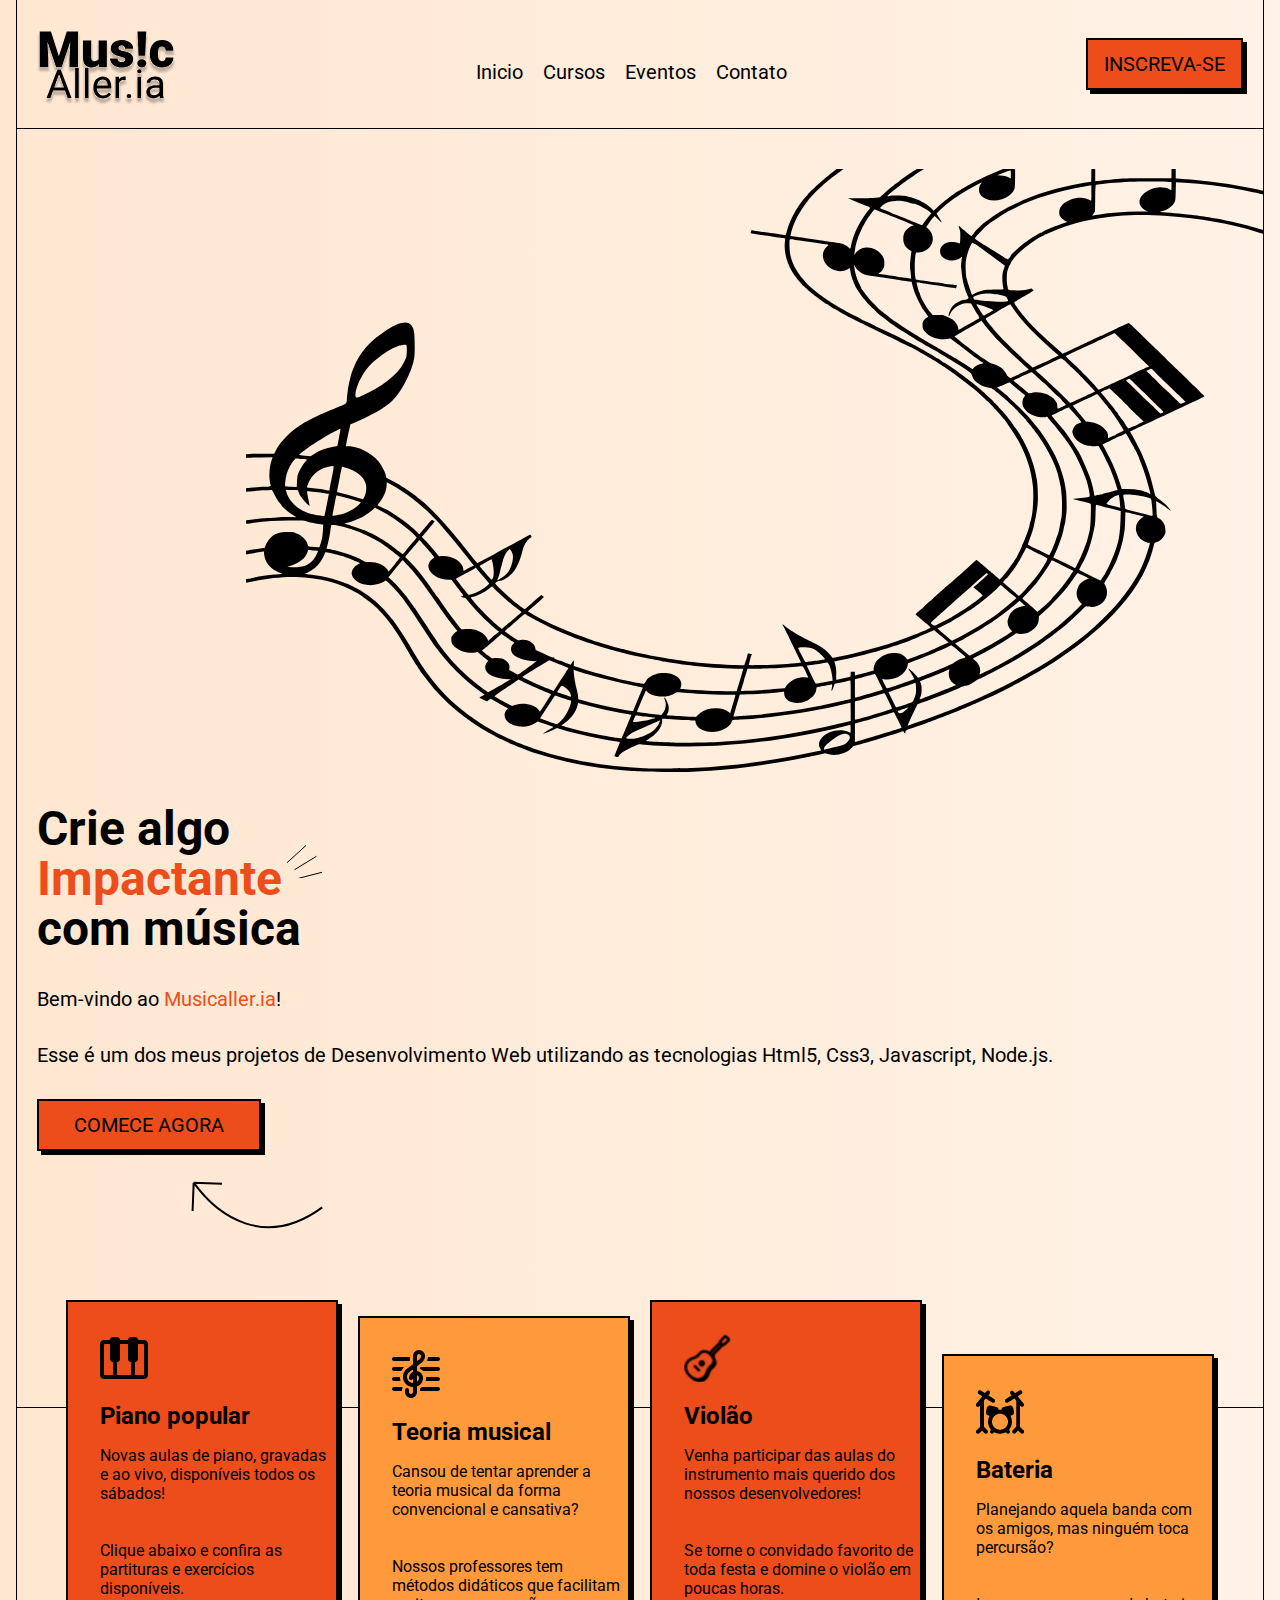
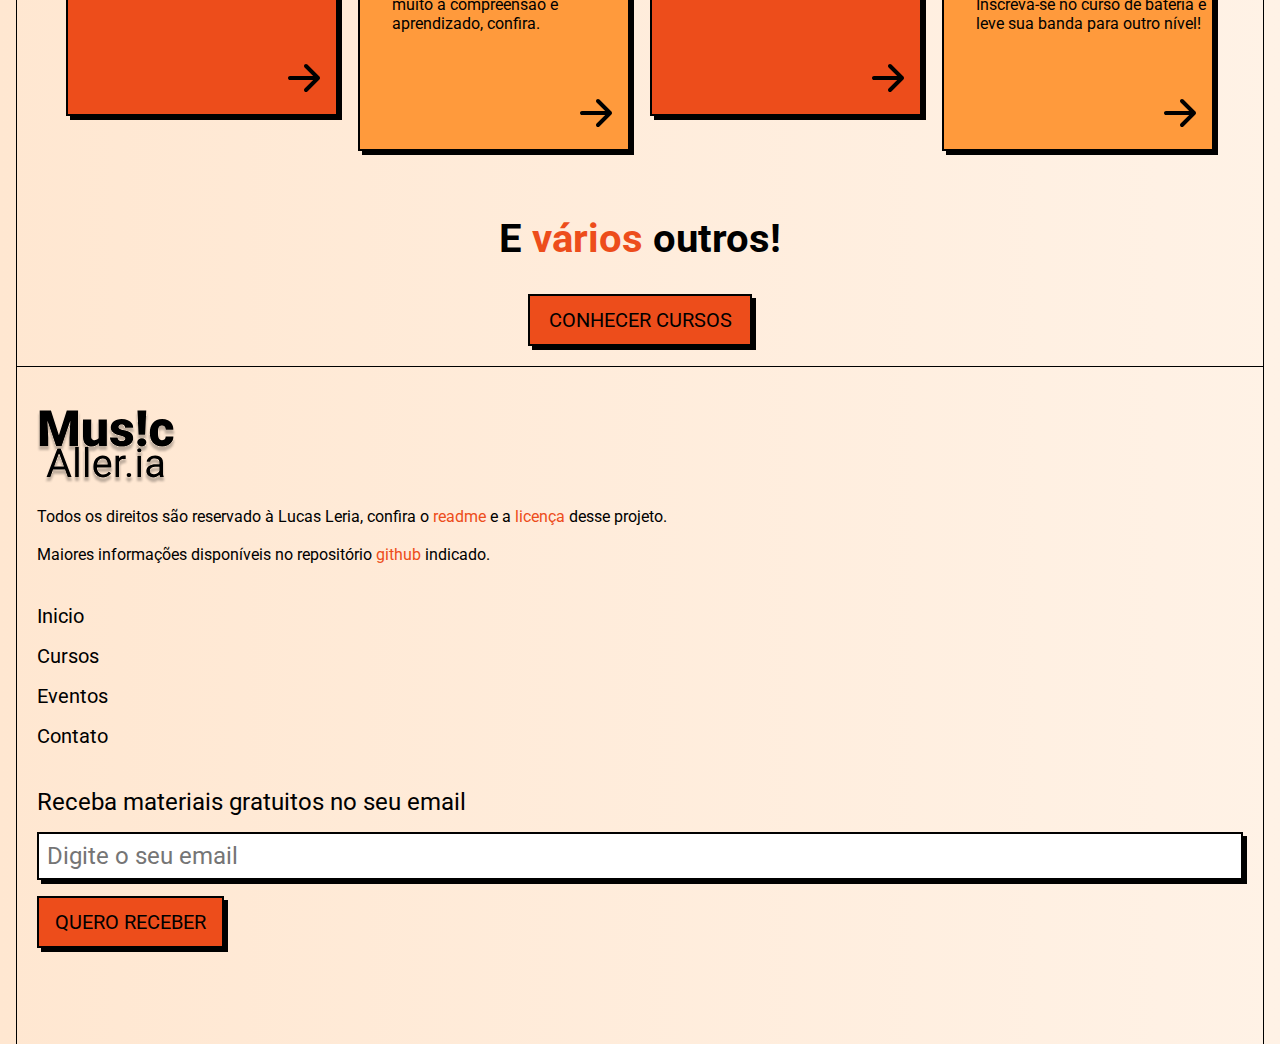
<file: index.html>
<!DOCTYPE html>
<html lang="pt-br">
<head>
    <meta charset="UTF-8">
    <meta name="viewport" content="width=device-width, initial-scale=1.0">
    <title>Musicaller.ia</title>

    <link rel="preconnect" href="https://fonts.googleapis.com">
    <link rel="preconnect" href="https://fonts.gstatic.com" crossorigin>

    <link rel="stylesheet" href="index.css">

    <link rel="stylesheet" href="https://fonts.googleapis.com/css2?family=Roboto:wght@500;900&display=swap">
</head>
<body>
    
    <header>
        <div class="container">
            <img src="img/logo.svg" alt="Musicaller.ia">
            <nav>
                <a href="#">Inicio</a>
                <a href="#">Cursos</a>
                <a href="#">Eventos</a>
                <a href="#">Contato</a>
            </nav>
            <a href="#" class="button mt-1 mb-1 mx-auto">Inscreva-se</a>
        </div>
    </header>

    <main>
        <section class="hero-section">
            <div class="container row-reverse">
                <img src="img/hero-img.svg" alt="Banda de Jazz tocando">
                <div>
                    <h1 class="mt-2">
                        Crie algo <span class="text-primary decoration"> Impactante </span> com música
                    </h1>
                    
                    <p class="mt-2 mb-2">
                        Bem-vindo ao <span class="text-primary">Musicaller.ia</span>! 
                    </p>
                    <p class="mt-2 mb-2">
                        Esse é um dos meus projetos de Desenvolvimento Web utilizando as tecnologias Html5, Css3, Javascript, Node.js.
                    </p>
                    <a href="#" class="button">Comece agora</a>
                </div>
            </div>
        </section>
        
        <section class="courses-section">

            <div class="cards">
                <article class="card">
                    <img src="img/piano.png" alt="ícone de teclas de piano">
                    <strong>
                        Piano popular
                    </strong>
                    <p>
                        Novas aulas de piano, gravadas e ao vivo, disponíveis todos os sábados!
                    </p>
                        <br>
                        <br>
                    <p>
                        Clique abaixo e confira as partituras e exercícios disponíveis.
                    </p>
                    <a href="#">
                        <img src="img/arrow-right.svg" alt="Ir para página do curso">
                    </a>
                </article>

                <article class="card">
                    <img src="img/clef.png" alt="ícone de clave de sol">
                    <strong>
                        Teoria musical
                    </strong>
                    <p>
                        Cansou de tentar aprender a teoria musical da forma convencional e cansativa?
                    </p>
                        <br>
                        <br>
                    <p>
                        Nossos professores tem métodos didáticos que facilitam muito a compreensão e aprendizado, confira.
                    </p>
                    <a href="#">
                        <img src="img/arrow-right.svg" alt="Ir para página do curso">
                    </a>
                </article>

                <article class="card">
                    <img src="img/guita.png" alt="ícone de violão">
                    <strong>
                        Violão
                    </strong>
                    <p>
                        Venha participar das aulas do instrumento mais querido dos nossos desenvolvedores!
                    </p>
                        <br>
                        <br>
                    <p>
                        Se torne o convidado favorito de toda festa e domine o violão em poucas horas.
                    </p>
                    <a href="#">
                        <img src="img/arrow-right.svg" alt="Ir para página do curso">
                    </a>
                </article>

                <article class="card">
                    <img src="img/drums.png" alt="ícone de teclas de bateria">
                    <strong>
                        Bateria
                    </strong>
                    <p>
                        Planejando aquela banda com os amigos, mas ninguém toca percursão?
                    </p>
                        <br>
                        <br>
                    <p>
                        Inscreva-se no curso de bateria e leve sua banda para outro nível!
                    </p>
                    <a href="#">
                        <img src="img/arrow-right.svg" alt="Ir para página do curso">
                    </a>
                </article>
            </div>
            
            <h2 class="text-center">
                E <span class="text-primary">vários</span> outros!
            </h2>
            <a href="#" class="button mt-2 mx-auto">Conhecer Cursos</a>

        </section>
    </main>

    <footer>
        <div class="container">
            <div class="about-column">
                <img src="img/logo.svg" alt="Musicaller.ia" class="mt-1 mb-1">
                <p class="mb-2">
                    Todos os direitos são reservado à Lucas Leria, confira o 
                        <a  class="text-primary" href="https://github.com/lucasgleria/Musicaller.ia/blob/main/README.md">readme</a> e a 
                        <a class="text-primary" href="https://github.com/lucasgleria/Musicaller.ia/blob/main/LICENSE">licença</a> desse projeto.
                        <br>
                        <br>
                        Maiores informações disponíveis no repositório
                        <a class="text-primary" href="https://github.com/lucasgleria/Musicaller.ia">github</a> indicado.
                </p>
            </div>

            <nav class="mb-2">
                <a href="#">Inicio</a>
                <a href="#">Cursos</a>
                <a href="#">Eventos</a>
                <a href="#">Contato</a>
            </nav>

            <form class="newsletter-form ">
                <label for="email" class="mb-1">Receba materiais gratuitos no seu email</label>
                <input type="text" name="email" id="email" class="mb-1" placeholder="Digite o seu email">
                <button class="button mb-2 ">Quero receber</button>
            </form>
        </div>
    </footer>

</body>
</html>
</file>
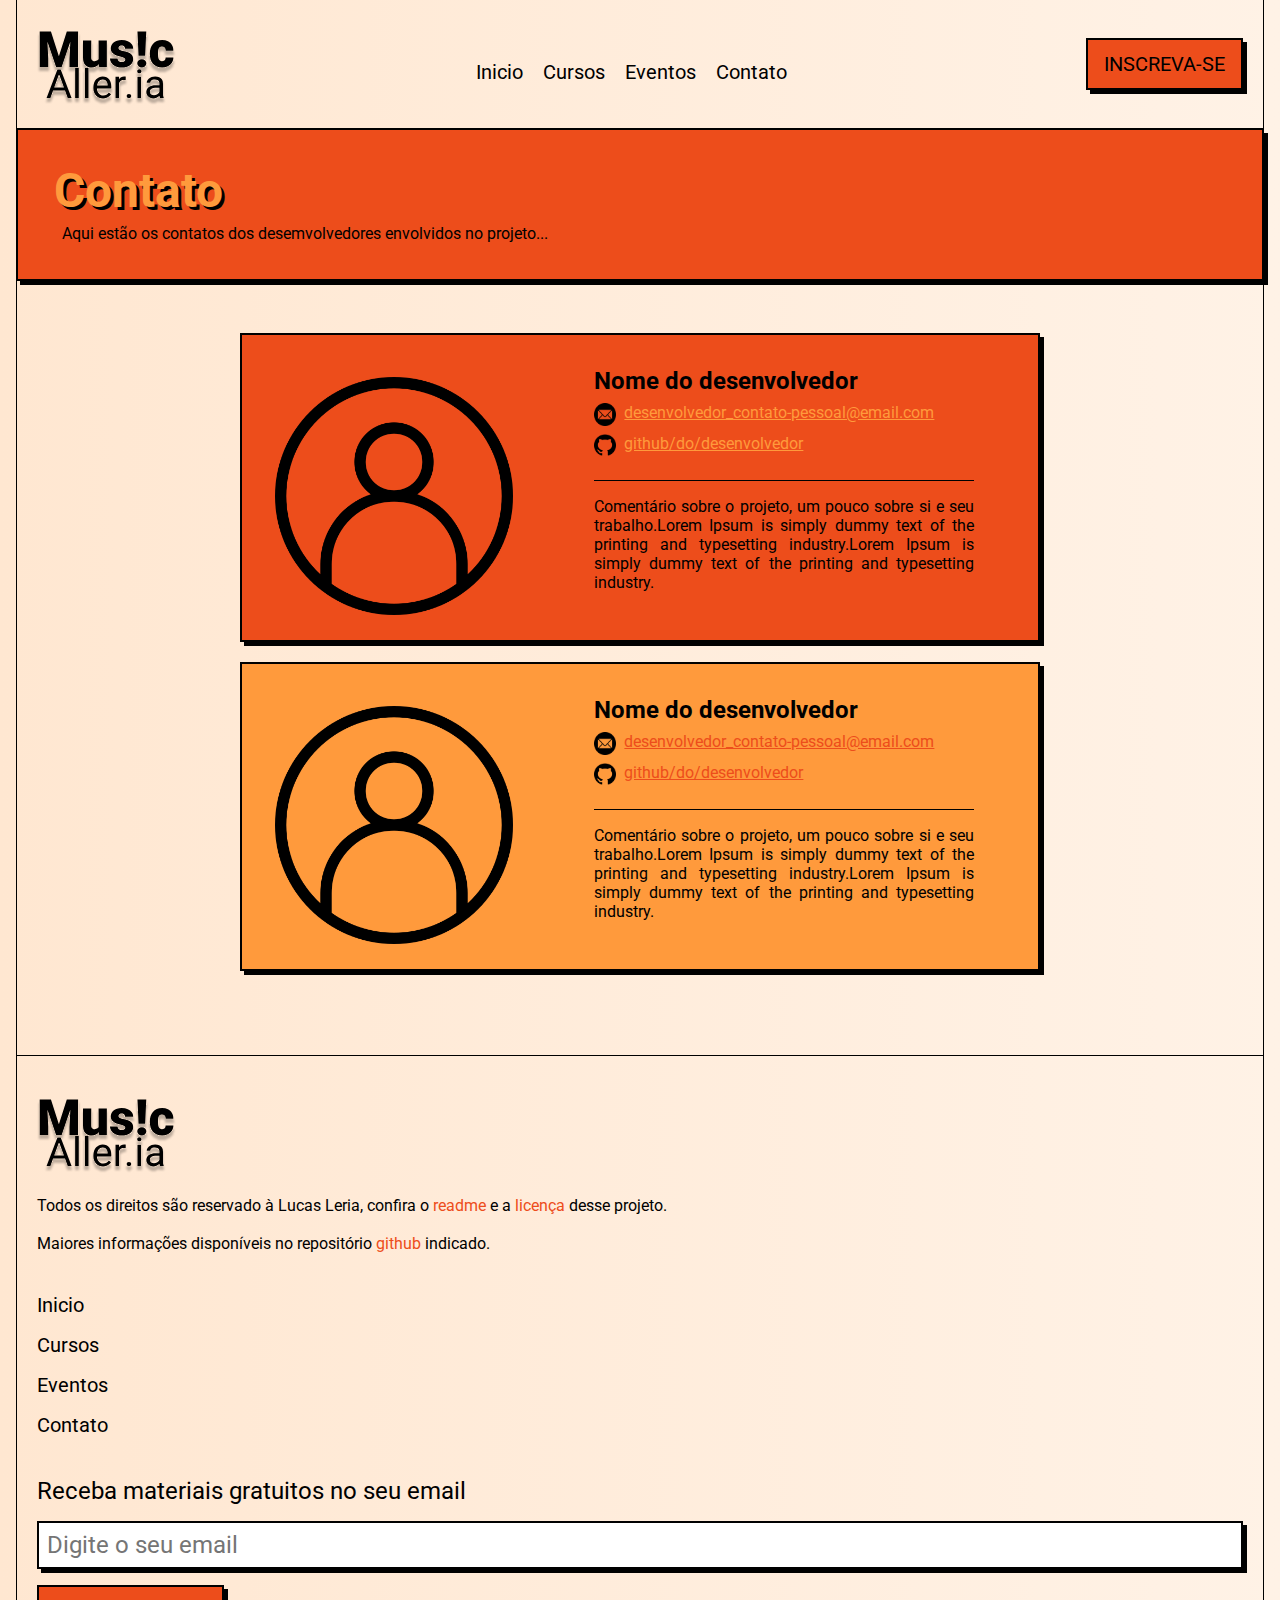
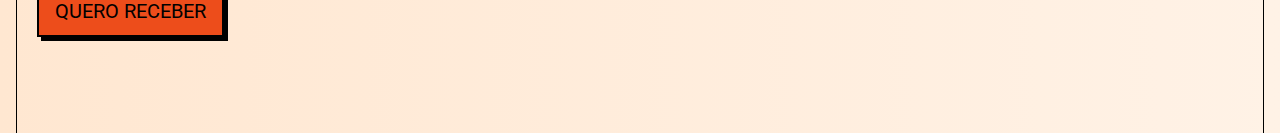
<file: views/contato.html>
<!DOCTYPE html>
<html lang="pt-br">
<head>
    <meta charset="UTF-8">
    <meta name="viewport" content="width=device-width, initial-scale=1.0">


    <title>Contato</title> <link rel="website icon" type="svg" href="../public/img/logo.svg">


    <link rel="stylesheet" href="../public/css/contato.css">

    <link rel="stylesheet" href="https://fonts.googleapis.com/css2?family=Roboto:wght@500;900&display=swap">
</head>
<body>

    <header>
        <div class="container">
            <img src="../public/img/logo.svg" alt="Musicaller.ia">
            <nav>
                <a href="../views/index.html">Inicio</a>
                <a href="../views/cursos.html">Cursos</a>
                <a href="../views/eventos.html">Eventos</a>
                <a href="../views/contato.html">Contato</a>
            </nav>
            <a href="#" class="button mt-1 mb-1 mx-auto">Inscreva-se</a>
        </div>
    </header>

    <main>
        <section class="Texto-section">
            <div class="Texto">
                <h1><span>Contato</span></h1>
                <p>Aqui estão os contatos dos desemvolvedores envolvidos no projeto...</p>
            </div>
        </section>

        <section class="content">
            <div class="cards">
                <article class="card">
                    <img src="../public/img/perfil.png" alt="Imagem do curso" class="card-image">
                    <div class="inside">
                        <strong>Nome do desenvolvedor</strong>
                        <div class="info">
                            <img src="../public/img/email.png" alt="Ícone do email">
                            <a href="#">desenvolvedor_contato-pessoal@email.com</a>                            
                        </div>
                        <div class="info">
                            <img src="../public/img/github.png" alt="Ícone do github">
                            <a href="#">github/do/desenvolvedor</a>
                        </div>                    
                        <p>Comentário sobre o projeto, um pouco sobre si e seu trabalho.Lorem Ipsum is simply dummy text of the printing and typesetting industry.Lorem Ipsum is simply dummy text of the printing and typesetting industry.</p>
                    </div>                                        
                </article>

                <article class="card">
                    <img src="../public/img/perfil.png" alt="Imagem do curso" class="card-image">
                    <div class="inside">
                        <strong>Nome do desenvolvedor</strong>
                        <div class="info">
                            <img src="../public/img/email.png" alt="Ícone do email">
                            <a href="#">desenvolvedor_contato-pessoal@email.com</a>                            
                        </div>
                        <div class="info">
                            <img src="../public/img/github.png" alt="Ícone do github">
                            <a href="#">github/do/desenvolvedor</a>
                        </div>                    
                        <p>Comentário sobre o projeto, um pouco sobre si e seu trabalho.Lorem Ipsum is simply dummy text of the printing and typesetting industry.Lorem Ipsum is simply dummy text of the printing and typesetting industry.</p>
                    </div>                                        
                </article>
            </div>
        </section>
    </main>

    <footer>
        <div class="container">
            <div class="about-column">
                <img src="../public/img/logo.svg" alt="Musicaller.ia" class="mt-1 mb-1">
                <p class="mb-2">
                    Todos os direitos são reservado à Lucas Leria, confira o 
                        <a  class="text-primary" href="https://github.com/lucasgleria/Musicaller.ia/blob/main/README.md">readme</a> e a 
                        <a class="text-primary" href="https://github.com/lucasgleria/Musicaller.ia/blob/main/LICENSE">licença</a> desse projeto.
                        <br>
                        <br>
                        Maiores informações disponíveis no repositório
                        <a class="text-primary" href="https://github.com/lucasgleria/Musicaller.ia">github</a> indicado.
                </p>
            </div>

            <nav class="mb-2">
                <a href="../views/index.html">Inicio</a>
                <a href="../views/cursos.html">Cursos</a>
                <a href="../views/eventos.html">Eventos</a>
                <a href="../views/contato.html">Contato</a>
            </nav>

            <form class="newsletter-form ">
                <label for="email" class="mb-1">Receba materiais gratuitos no seu email</label>
                <input type="email" name="email" id="email" class="mb-1" placeholder="Digite o seu email">
                <button class="button mb-2 ">Quero receber</button>
            </form>
        </div>
    </footer>
    
</body>
</html>
</file>
<file: index.css>
/* General */

* {
    box-sizing: border-box;
    font-family: 'Roboto', sans-serif;
    margin: 0;
    padding: 0;
}

:root {
    --color-primary: #ED4D1B;
    --color-secondary: #FF9A3C;
    --color-black: #000 ;
    --color-white: #FFF ;
}

body {
    background: linear-gradient(90deg, #FFE7D1 0%, #FFF2E6 100%);
    padding: 0 1rem;
}

/* Página Inicial */

header, 
.hero-section,
.courses-section,
footer {
    border-color: var(--color-black);
    border-style: solid;
    border-width: 0 1px 1px 1px;
    padding: 1.25rem;
}

header img {
    display: block;
    margin: 1rem auto;
}

header nav {
    display: grid;
    grid-template-columns: 1fr 1fr;
    margin: 1rem auto 0;
}

nav a {
    color: var(--color-black);
    font-size: 1.25rem;
    padding: .5rem;
    text-decoration: none;
}

header nav a:nth-child(2n-1) {/* Pegando todos os elementos pares e alinhando À direita */
    text-align: right;
}

.button {
    background-color: var(--color-primary);
    border: 2px solid var(--color-black);
    box-shadow: 4px 4px 0 var(--color-black);
    color: var(--color-black);
    display: block;
    font-size: 1.25rem;
    padding: .75rem 1rem;
    max-width: 14rem;
    text-align: center;
    text-decoration: none;
    text-transform: uppercase;
}

.hero-section {
    padding-right: 0;
    padding-bottom: 16rem; /* Sobrepondo a section de baixo */
}
/* 73% */
.hero-section img { 
    display: block;
    margin: 1.25rem 0 0 auto;
    max-width: 100%;
}

h1 {
    font-size: 3rem;
    line-height: 105%;
}

h2 {
    font-size: 2.5rem;
}

.hero-section p {
    font-size: 1.25rem;
    padding-right: 1.25rem;
}

.hero-section .button {
    position: relative;
}

.hero-section .button::after {
    content: '';
    background: url(img/arrow-curve.svg);
    position: absolute;
    top: 5rem;
    right: -4rem;
    height: 48px;
    width: 132px;
}

.decoration {
    display: block;
    position: relative;
}

.decoration::after {
    content: '';
    background: url(img/three-dashes.svg);
    position: absolute;
    top: -0.75rem;
    height: 36px;
    width: 40px;
}

.courses.section {
    padding: 8rem;
}

.cards {
    display: flex;
    flex-direction: column;
    align-items: start;
    gap: 1.25rem;
    margin-top: -8rem; /* Invadindo section  */
    margin-bottom: 4rem;
}

.card {
    background-color: var(--color-primary);
    border: 2px solid var(--color-black);
    box-shadow: 4px 4px 0 var(--color-black);
    max-width: 17rem;
    padding: 2rem 0 0 2rem;
}

.card:nth-child(2n) {
    align-self: end;
    background-color: var(--color-secondary);
}

.card strong {
    display: block;
    font-size: 1.5rem;
    margin: 1rem 0;
}

.card a {
    display: block;
    margin: 3rem 0 0 auto;
    width: fit-content;
}

/* Rodapé */


footer {
    border-bottom: 0;
    padding: 1rem 1.25rem 4rem;
}

footer nav a {
    display: block;
    padding-left: 0;

}

.newsletter-form label {
    display: block;
    font-size: 1.5rem;
}

.newsletter-form input {
    border: 2px solid var(--color-black);
    box-shadow: 4px 4px 0 var(--color-black);
    font-size: 1.5rem;
    padding: .5rem;
    width: 100%;
}


/* Utils */

.mt-1 {
    margin-top: 1rem;
}

.mt-2 {
    margin-top: 2rem;
}

.mb-1 {
    margin-bottom: 1rem;
}

.mb-2 {
    margin-bottom: 2rem;
}

.mx-auto {
    margin-left: auto;
    margin-right: auto;
}

.text-primary {
    color: var(--color-primary);
    text-decoration: none;
}

.text-center {
    text-align: center;
}

/* Responsividade */

@media screen and (min-width: 40rem) {
    header nav {
        display: block;
        text-align: center;
    }

    .cards {
        flex-direction: row;
        flex-wrap: wrap;
        justify-content: center;
    }

    .card:nth-child(2n) {
        margin-top: 1rem;
    }
}

@media screen and (min-width: 48rem) {
    header div {
        display: flex;
        align-items: center;
        justify-content: space-between;
    }

    header img,
    header nac,
    header .button {
        margin: 0;
    }
}

@media screen and (min-width: 90rem) {
    
    h1,
    h2 {
        font-size: 4rem;
    }

    
    .container {
        display: flex;
        align-items: center;
        margin: 0 auto;
        max-width: 90rem;
        /* Passando de 72rem, para de expandir */
    }

    .container.row-reverse {
        flex-direction: row-reverse;
    }

    .about-column {
        flex: 2;
    }

    .about-column p {
        font-size: 1.25rem;
        max-width: 16rem;
    }

    footer nav {
        flex: 1;
    }

    .newsletter-form {
        flex: 3;
    }
}

@media screen and (min-width: 80rem) {
    .container {
        max-width: 80rem;
    }
}
</file>
<file: public/css/contato.css>
/* General */

* {
    box-sizing: border-box;
    font-family: 'Roboto', sans-serif;
    margin: 0;
    padding: 0;
}

:root {
    --color-primary: #ED4D1B;
    --color-secondary: #FF9A3C;
    --color-black: #000 ;
    --color-white: #FFF ;
}

body {
    background: linear-gradient(90deg, #FFE7D1 0%, #FFF2E6 100%);
    padding: 0 1rem;
}

header,.content,
footer {
    border-color: var(--color-black);
    border-style: solid;
    border-width: 0 1px 1px 1px;
    padding: 1.25rem;
}

.Texto-section{
    border-color: var(--color-black);
    border-style: solid;
    border-width: 1px 2px 2px 2px;
    padding: 1.25rem;
    background-color: var(--color-primary);
    box-shadow: 4px 4px 0 var(--color-black);
}

h1 {
    font-size: 3rem;
    line-height: 105%;
}

span{
    color: var(--color-secondary);
    text-shadow: 3px 3px 0 var(--color-black);
}

header nav {
    display: grid;
    grid-template-columns: 1fr 1fr;
    margin: 1rem auto 0;
}

nav a {
    color: var(--color-black);
    font-size: 1.25rem;
    padding: .5rem;
    text-decoration: none;
}

header nav a:nth-child(2n-1) {/* Pegando todos os elementos pares e alinhando À direita */
    text-align: right;
}

.button {
    background-color: var(--color-primary);
    border: 2px solid var(--color-black);
    box-shadow: 4px 4px 0 var(--color-black);
    color: var(--color-black);
    display: block;
    font-size: 1.25rem;
    padding: .75rem 1rem;
    max-width: 14rem;
    text-align: center;
    text-decoration: none;
    text-transform: uppercase;
}

.button:hover {
    background-color: var(--color-secondary);
    border: 2px solid var(--color-black);
    box-shadow: 4px 4px 0 var(--color-black);
    color: var(--color-black);
    display: block;
    font-size: 1.25rem;
    padding: .75rem 1rem;
    max-width: 14rem;
    text-align: center;
    text-decoration: none;
    text-transform: uppercase;
    transition: 400ms all;
}

.Texto{
    padding: 1rem 1rem 1rem 1rem;
}

.Texto h1{
    margin-bottom: 0.5rem;
}

.Texto p{
    margin-left: 0.5rem;
}

.cards {
    display: flex;
    flex-direction: column;
    align-items: start;
    gap: 1.25rem;
    margin-top: 2rem;
    margin-bottom: 4rem;
}

.card {
    display: flex;
    background-color: var(--color-primary);
    border: 2px solid var(--color-black);
    box-shadow: 4px 4px 0 var(--color-black);
    flex-direction: column;
    justify-content: center;
    max-width: 50rem;
}

.card:nth-child(2n) {
    display: flex;
    background-color: var(--color-secondary);    
}

.card:nth-child(2n) a {
    color: var(--color-primary);
}

.card img{
    max-width: 17rem;
    max-height: 17rem;
    align-self: center;
    margin-top: 1rem;
}

.inside strong {
    display: block;
    font-size: 1.5rem;
    margin: 0 2rem 0 2rem;
}

.inside p{
    text-align: justify;
    margin: 1.5rem 2rem 3rem 2rem;
    padding: 1rem 0 0 0;  
    border-top: 1px solid var(--color-black);
}

.inside a {
    display: block;
    margin: 0.5rem 2rem 0 0.5rem;
    color: var(--color-secondary);
    text-decoration: underline;
}

.inside{
    margin: 2rem 2rem 0 2rem;
}

.info{
    display: flex;
    flex-direction: row;
}

.info img{
    max-width: 1rem;
    max-height: 1rem;
    margin: 0.5rem 0 0 2rem;
}


/* Rodapé */


footer {
    border-bottom: 0;
    padding: 1rem 1.25rem 4rem;
}

footer nav a {
    display: block;
    padding-left: 0;

}

.newsletter-form label {
    display: block;
    font-size: 1.5rem;
}

.newsletter-form input {
    border: 2px solid var(--color-black);
    box-shadow: 4px 4px 0 var(--color-black);
    font-size: 1.5rem;
    padding: .5rem;
    width: 100%;
}

/* Utils */

.mt-1 {
    margin-top: 1rem;
}

.mt-2 {
    margin-top: 2rem;
}

.mb-1 {
    margin-bottom: 1rem;
}

.mb-2 {
    margin-bottom: 2rem;
}

.mx-auto {
    margin-left: auto;
    margin-right: auto;
}

.text-primary {
    color: var(--color-primary);
    text-decoration: none;
}

.text-center {
    text-align: center;
}

/* Responsividade */

@media screen and (min-width: 40rem) {
    header nav {
        display: block;
        text-align: center;
    }

    .cards {
        flex-direction: row;
        flex-wrap: wrap;
        justify-content: center;
    }

}

@media screen and (min-width: 48rem) {
    header div {
        display: flex;
        align-items: center;
        justify-content: space-between;
    }

    header img,
    header nac,
    header .button {
        margin: 0;
    }
    
    .card {
        display: flex;
        flex-direction: row;
    }

    .card img{
    max-width: 17rem;
    max-height: 17rem;
    align-self: center;
    margin-left: 1rem;
    }

    .info img{
        max-width: 1.4rem;
        max-height: 1.4rem;
        margin: 0.5rem 0 0 2rem;
    }
}

@media screen and (min-width: 90rem) {
    
    h1,
    h2 {
        font-size: 4rem;
    }

    
    .container {
        display: flex;
        align-items: center;
        margin: 0 auto;
        max-width: 90rem;
        /* Passando de 72rem, para de expandir */
    }

    .container.row-reverse {
        flex-direction: row-reverse;
    }

    .about-column {
        flex: 2;
    }

    .about-column p {
        font-size: 1.25rem;
        max-width: 16rem;
    }

    footer nav {
        flex: 1;
    }

    .newsletter-form {
        flex: 3;
    }

}

@media screen and (min-width: 80rem) {
    .container {
        max-width: 80rem;
    }
}
</file>
